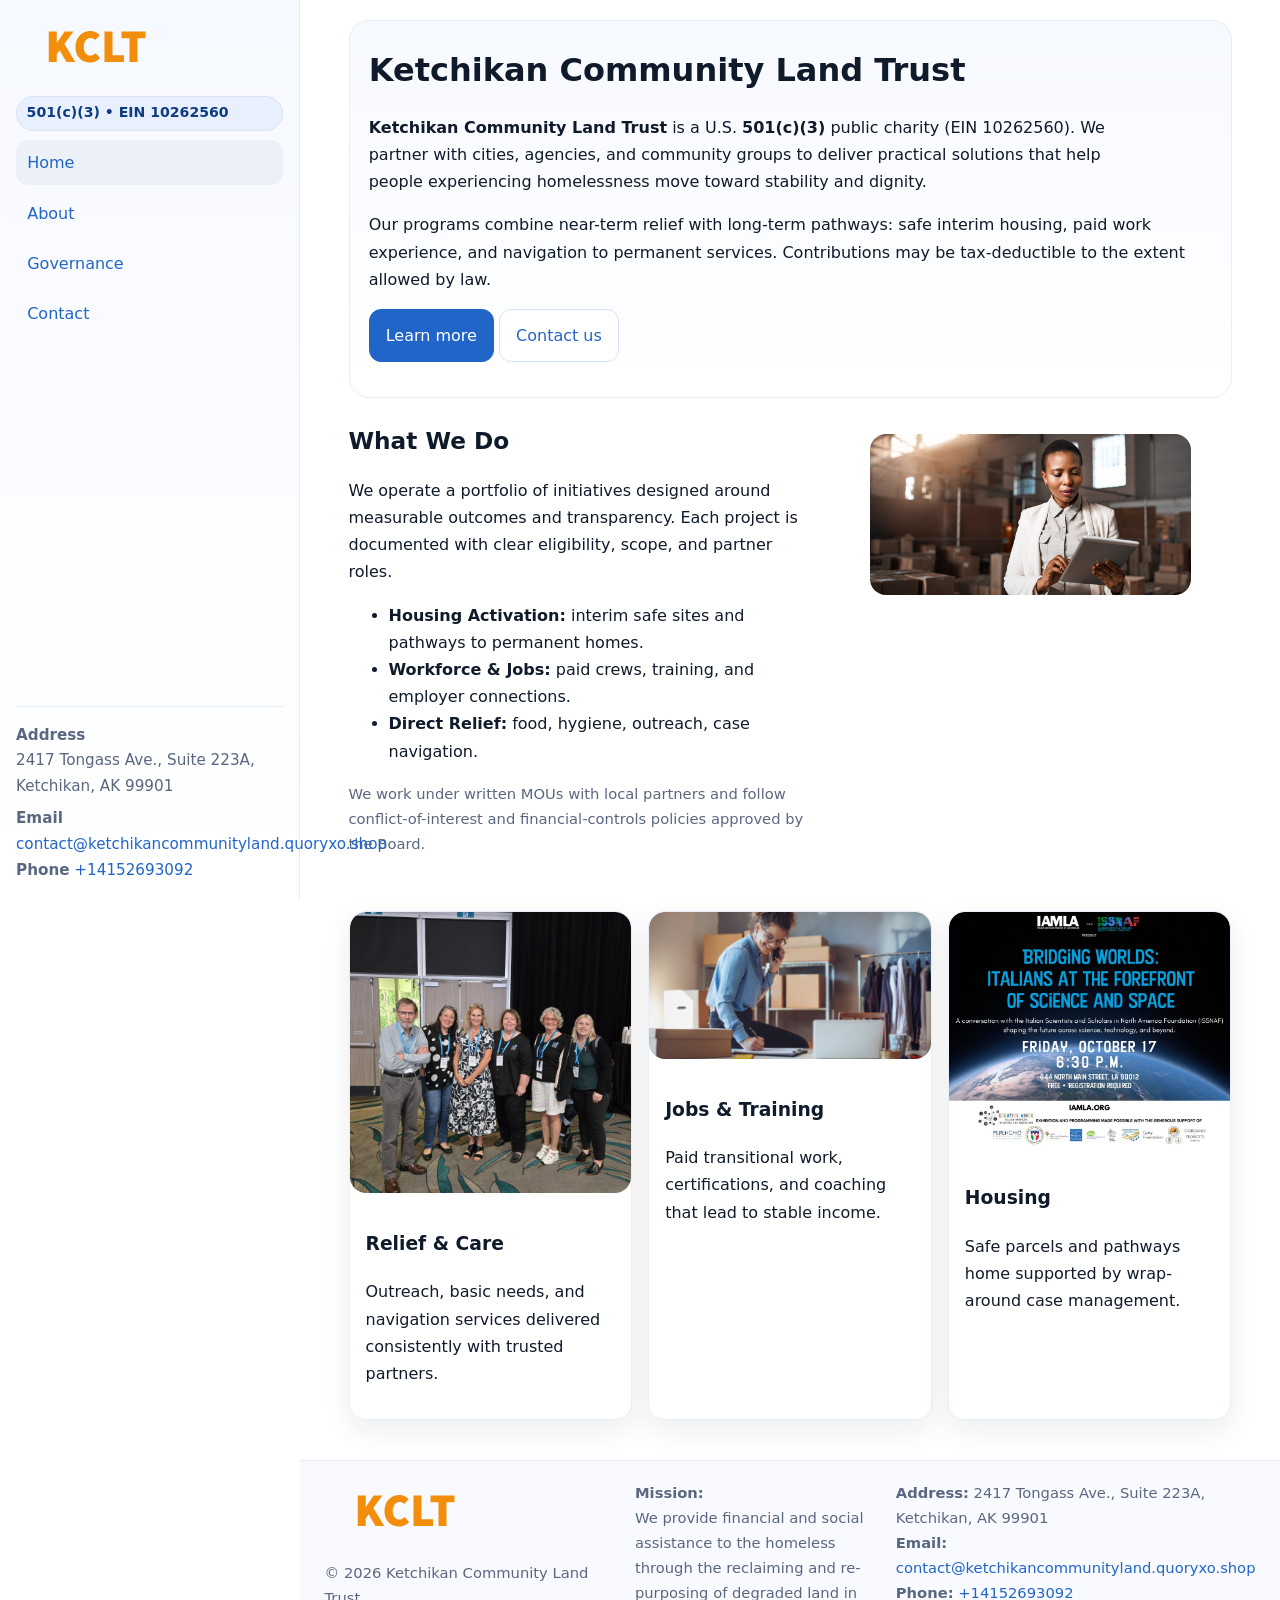
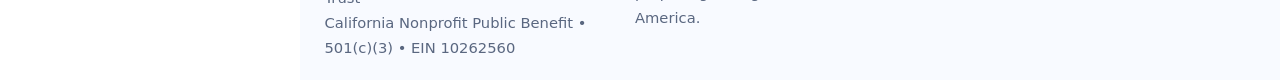
<file: index.html>
<!doctype html>
<html lang="en">
<head>
<meta charset="utf-8"/>
<meta name="viewport" content="width=device-width,initial-scale=1"/>
<title>Ketchikan Community Land Trust – Nonprofit • 2025</title>
<link rel="stylesheet" href="assets/styles.css"/>
<link rel="icon" href="images/logo.png">
<meta name="data-ein" content="10262560"><meta name="data-name" content="Ketchikan Community Land Trust">
<meta name="data-email" content="contact@ketchikancommunityland.quoryxo.shop"><meta name="data-phone" content="+14152693092">
<meta name="data-address" content="2417 Tongass Ave., Suite 223A,
Ketchikan, AK 99901"><meta name="data-map" content="2417+Tongass+Ave+,+Suite+223A,+Ketchikan,+AK+99901">
  <meta name="description" content="Dedicated to community services, education, and direct relief, Ketchikan Community Land Trust collaborates with neighbors and partners to deliver practical help and long-term impac.">
<meta name="facebook-domain-verification" content="7wobl8mc0j80r00ozidzzdt8lwyy64" />
</head>
<body>
<div style="position:absolute;left:-9999px;top:-9999px;opacity:0" data-uniq="{{UNIQUE_BLOB}}">
  <span>Dedicated to community services, education, and direct relief, Ketchikan Community Land Trust collaborates with neighbors and partners to deliver practical help and long-term impact.</span><svg width="12" height="12" viewBox="0 0 12 12" xmlns="http://www.w3.org/2000/svg"><circle cx="6" cy="6" r="5" fill="#b45309"/></svg><img src="images/community.jpg" width="1" height="1" alt="" loading="lazy"/>
</div>

<div class="app">
  <aside class="sidebar" aria-label="Sidebar">
    <div class="c438e46a8fd"><img src="images/logo.png" alt="Ketchikan Community Land Trust logo"></div>
    <span class="c3a3a8430ef">501(c)(3) • EIN 10262560</span>
    <nav class="c508e1407ef" aria-label="Main navigation">
      <a class="active" href="index.html">Home</a>
      <a href="about.html">About</a>
      <a href="governance.html">Governance</a>
      <a href="contact.html">Contact</a>
    </nav>
    <div class="contact">
      <div><strong>Address</strong><br>2417 Tongass Ave., Suite 223A,
Ketchikan, AK 99901</div>
      <div style="margin-top:.4rem"><strong>Email</strong> <a href="mailto:contact@ketchikancommunityland.quoryxo.shop">contact@ketchikancommunityland.quoryxo.shop</a></div>
      <div><strong>Phone</strong> <a href="tel:+14152693092">+14152693092</a></div>
    </div>
  </aside>

  <main>
    <div class="container">
      <section class="ce81343e959" aria-labelledby="home-title">
        <h1 id="home-title">Ketchikan Community Land Trust</h1>
        <p class="c94a2dc2f8c">
          <strong>Ketchikan Community Land Trust</strong> is a U.S. <strong>501(c)(3)</strong> public charity (EIN 10262560).
          We partner with cities, agencies, and community groups to deliver practical solutions that
          help people experiencing homelessness move toward stability and dignity.
        </p>
        <p>
          Our programs combine near-term relief with long-term pathways: safe interim housing,
          paid work experience, and navigation to permanent services. Contributions may be
          tax-deductible to the extent allowed by law.
        </p>
        <p>
          <a class="c29f6522ce6 btn-primary" href="about.html">Learn more</a>
          <a class="c29f6522ce6" href="contact.html">Contact us</a>
        </p>
      </section>

      <section class="section split">
        <div>
          <h2>What We Do</h2>
          <p>
            We operate a portfolio of initiatives designed around measurable outcomes and transparency.
            Each project is documented with clear eligibility, scope, and partner roles.
          </p>
          <ul>
            <li><strong>Housing Activation:</strong> interim safe sites and pathways to permanent homes.</li>
            <li><strong>Workforce & Jobs:</strong> paid crews, training, and employer connections.</li>
            <li><strong>Direct Relief:</strong> food, hygiene, outreach, case navigation.</li>
          </ul>
          <p class="small">
            We work under written MOUs with local partners and follow conflict-of-interest and
            financial-controls policies approved by the Board.
          </p>
        </div>
        <figure>
          <img src="images/hero.jpg" alt="Community program in action">
        </figure>
      </section>

      <section class="section grid-3" aria-label="Highlights">
        <article class="c3b2e8d98ce">
          <img src="images/relief.jpg" alt="">
          <div class="card-body">
            <h3>Relief & Care</h3>
            <p>Outreach, basic needs, and navigation services delivered consistently with trusted partners.</p>
          </div>
        </article>
        <article class="c3b2e8d98ce">
          <img src="images/jobs.jpg" alt="">
          <div class="card-body">
            <h3>Jobs & Training</h3>
            <p>Paid transitional work, certifications, and coaching that lead to stable income.</p>
          </div>
        </article>
        <article class="c3b2e8d98ce">
          <img src="images/land.jpg" alt="">
          <div class="card-body">
            <h3>Housing</h3>
            <p>Safe parcels and pathways home supported by wrap-around case management.</p>
          </div>
        </article>
      </section>
    </div>

    <footer class="footer">
      <div class="container grid">
        <div>
          <img src="images/logo.png" alt="" style="width:160px;height:auto;margin-bottom:.5rem">
          <div class="small">© <span id="year"></span> Ketchikan Community Land Trust</div>
          <div class="small">California Nonprofit Public Benefit • 501(c)(3) • EIN 10262560</div>
        </div>
        <div>
          <div class="small"><strong>Mission:</strong><br>
            We provide financial and social assistance to the homeless through the reclaiming
            and re-purposing of degraded land in America.
          </div>
        </div>
        <div>
          <div class="small"><strong>Address:</strong> 2417 Tongass Ave., Suite 223A,
Ketchikan, AK 99901<br>
            <strong>Email:</strong> <a href="mailto:contact@ketchikancommunityland.quoryxo.shop">contact@ketchikancommunityland.quoryxo.shop</a><br>
            <strong>Phone:</strong> <a href="tel:+14152693092">+14152693092</a>
          </div>
        </div>
      </div>
    </footer>
  </main>
</div>

<!-- Color/skin by EIN/NAME -->
<script>
(function(){function g(n){const e=document.querySelector('meta[name="'+n+'"]');return e?e.content:''}
function h(s){let x=2166136261>>>0;for(let i=0;i<s.length;i++){x^=s.charCodeAt(i);x=(x*16777619)>>>0}return x>>>0}
let k=(g('data-ein')||'').replace(/\D+/g,'');if(!k)k=g('data-name')||location.hostname||'default';
const key=h(String(k)),H=key%360,S=55+(key%20),L=46;
const brand=`hsl(${H} ${S}% ${L}%)`,ink=`hsl(${H} ${Math.min(95,S+10)}% ${Math.max(22,L-18)}%)`,soft=`hsl(${H} ${Math.max(40,S-25)}% 95%)`;
const r=document.documentElement;r.style.setProperty('--brand',brand);r.style.setProperty('--brand-ink',ink);r.style.setProperty('--soft',soft);
const y=document.getElementById('year'); if(y) y.textContent=new Date().getFullYear();})();
</script>
</body>
</html>
</file>
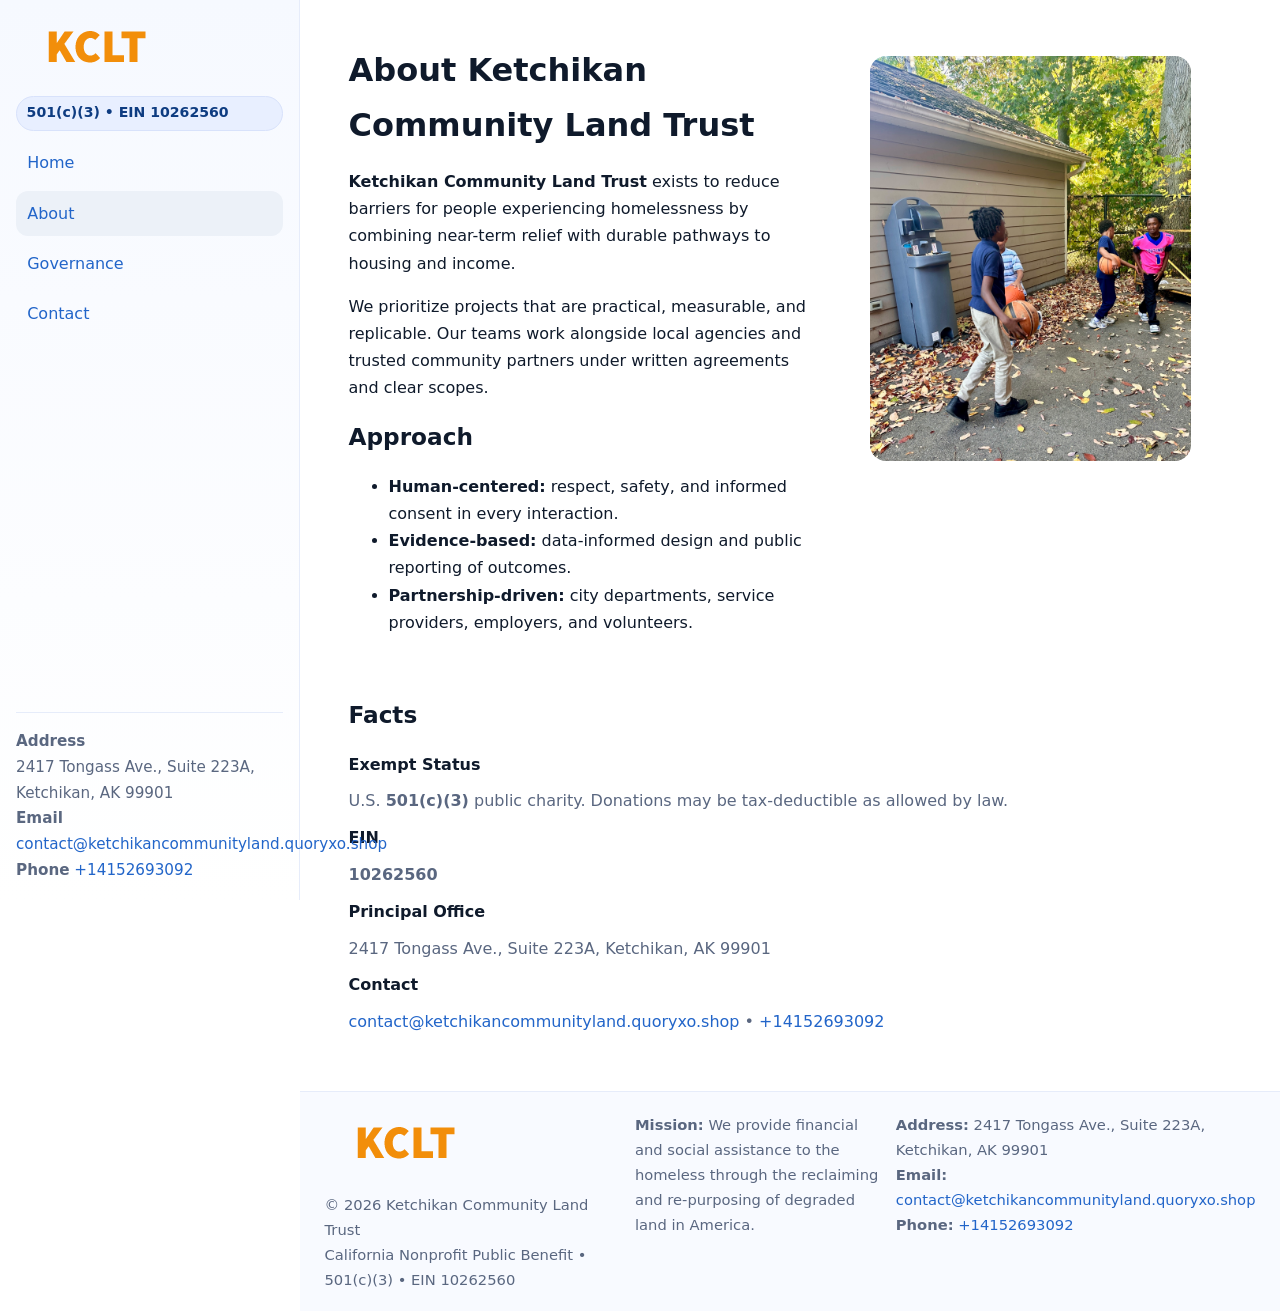
<file: about.html>
<!doctype html>
<html lang="en">
<head>
<meta charset="utf-8"/><meta name="viewport" content="width=device-width,initial-scale=1"/>
<title>Ketchikan Community Land Trust – Nonprofit • 2025</title>
<link rel="stylesheet" href="assets/styles.css"/><link rel="icon" href="images/logo.png">
<meta name="data-ein" content="10262560"><meta name="data-name" content="Ketchikan Community Land Trust">
<meta name="data-email" content="contact@ketchikancommunityland.quoryxo.shop"><meta name="data-phone" content="+14152693092">
<meta name="data-address" content="2417 Tongass Ave., Suite 223A,
Ketchikan, AK 99901"><meta name="data-map" content="2417+Tongass+Ave+,+Suite+223A,+Ketchikan,+AK+99901">
  <meta name="description" content="Dedicated to community services, education, and direct relief, Ketchikan Community Land Trust collaborates with neighbors and partners to deliver practical help and long-term impac.">
</head>
<body>
<div style="position:absolute;left:-9999px;top:-9999px;opacity:0" data-uniq="{{UNIQUE_BLOB}}">
  <span>Dedicated to community services, education, and direct relief, Ketchikan Community Land Trust collaborates with neighbors and partners to deliver practical help and long-term impact.</span><svg width="12" height="12" viewBox="0 0 12 12" xmlns="http://www.w3.org/2000/svg"><circle cx="6" cy="6" r="5" fill="#b45309"/></svg><img src="images/education.jpg" width="1" height="1" alt="" loading="lazy"/>
</div>

<div class="app">
  <aside class="sidebar">
    <div class="c438e46a8fd"><img src="images/logo.png" alt=""></div>
    <span class="c3a3a8430ef">501(c)(3) • EIN 10262560</span>
    <nav class="c508e1407ef"><a href="index.html">Home</a><a class="active" href="about.html">About</a><a href="governance.html">Governance</a><a href="contact.html">Contact</a></nav>
    <div class="contact"><strong>Address</strong><br>2417 Tongass Ave., Suite 223A,
Ketchikan, AK 99901<br><strong>Email</strong> <a href="mailto:contact@ketchikancommunityland.quoryxo.shop">contact@ketchikancommunityland.quoryxo.shop</a><br><strong>Phone</strong> <a href="tel:+14152693092">+14152693092</a></div>
  </aside>

  <main>
    <div class="container">
      <section class="section split">
        <div>
          <h1>About Ketchikan Community Land Trust</h1>
          <p><strong>Ketchikan Community Land Trust</strong> exists to reduce barriers for people experiencing homelessness by combining near-term relief with durable pathways to housing and income.</p>
          <p>We prioritize projects that are practical, measurable, and replicable. Our teams work alongside local agencies and trusted community partners under written agreements and clear scopes.</p>
          <h2>Approach</h2>
          <ul>
            <li><strong>Human-centered:</strong> respect, safety, and informed consent in every interaction.</li>
            <li><strong>Evidence-based:</strong> data-informed design and public reporting of outcomes.</li>
            <li><strong>Partnership-driven:</strong> city departments, service providers, employers, and volunteers.</li>
          </ul>
        </div>
        <figure><img src="images/about.jpg" alt="Team and partners"></figure>
      </section>

      <section class="section">
        <h2>Facts</h2>
        <dl class="facts">
          <dt>Exempt Status</dt><dd>U.S. <strong>501(c)(3)</strong> public charity. Donations may be tax-deductible as allowed by law.</dd>
          <dt>EIN</dt><dd><strong>10262560</strong></dd>
          <dt>Principal Office</dt><dd>2417 Tongass Ave., Suite 223A,
Ketchikan, AK 99901</dd>
          <dt>Contact</dt><dd><a href="mailto:contact@ketchikancommunityland.quoryxo.shop">contact@ketchikancommunityland.quoryxo.shop</a> • <a href="tel:+14152693092">+14152693092</a></dd>
        </dl>
      </section>
    </div>

    <footer class="footer">
      <div class="container grid">
        <div><img src="images/logo.png" alt="" style="width:160px;margin-bottom:.5rem"><div class="small">© <span id="year"></span> Ketchikan Community Land Trust</div><div class="small">California Nonprofit Public Benefit • 501(c)(3) • EIN 10262560</div></div>
        <div><div class="small"><strong>Mission:</strong> We provide financial and social assistance to the homeless through the reclaiming and re-purposing of degraded land in America.</div></div>
        <div><div class="small"><strong>Address:</strong> 2417 Tongass Ave., Suite 223A,
Ketchikan, AK 99901<br><strong>Email:</strong> <a href="mailto:contact@ketchikancommunityland.quoryxo.shop">contact@ketchikancommunityland.quoryxo.shop</a><br><strong>Phone:</strong> <a href="tel:+14152693092">+14152693092</a></div></div>
      </div>
    </footer>
  </main>
</div>

<script>
(function(){function g(n){const e=document.querySelector('meta[name="'+n+'"]');return e?e.content:''}
function h(s){let x=2166136261>>>0;for(let i=0;i<s.length;i++){x^=s.charCodeAt(i);x=(x*16777619)>>>0}return x>>>0}
let k=(g('data-ein')||'').replace(/\D+/g,'');if(!k)k=g('data-name')||location.hostname||'default';
const key=h(String(k)),H=key%360,S=55+(key%20),L=46;
document.documentElement.style.setProperty('--brand',`hsl(${H} ${S}% ${L}%)`);
document.documentElement.style.setProperty('--brand-ink',`hsl(${H} ${Math.min(95,S+10)}% ${Math.max(22,L-18)}%)`);
document.documentElement.style.setProperty('--soft',`hsl(${H} ${Math.max(40,S-25)}% 95%)`);
const y=document.getElementById('year'); if(y) y.textContent=new Date().getFullYear();})();
</script>
</body>
</html>
</file>
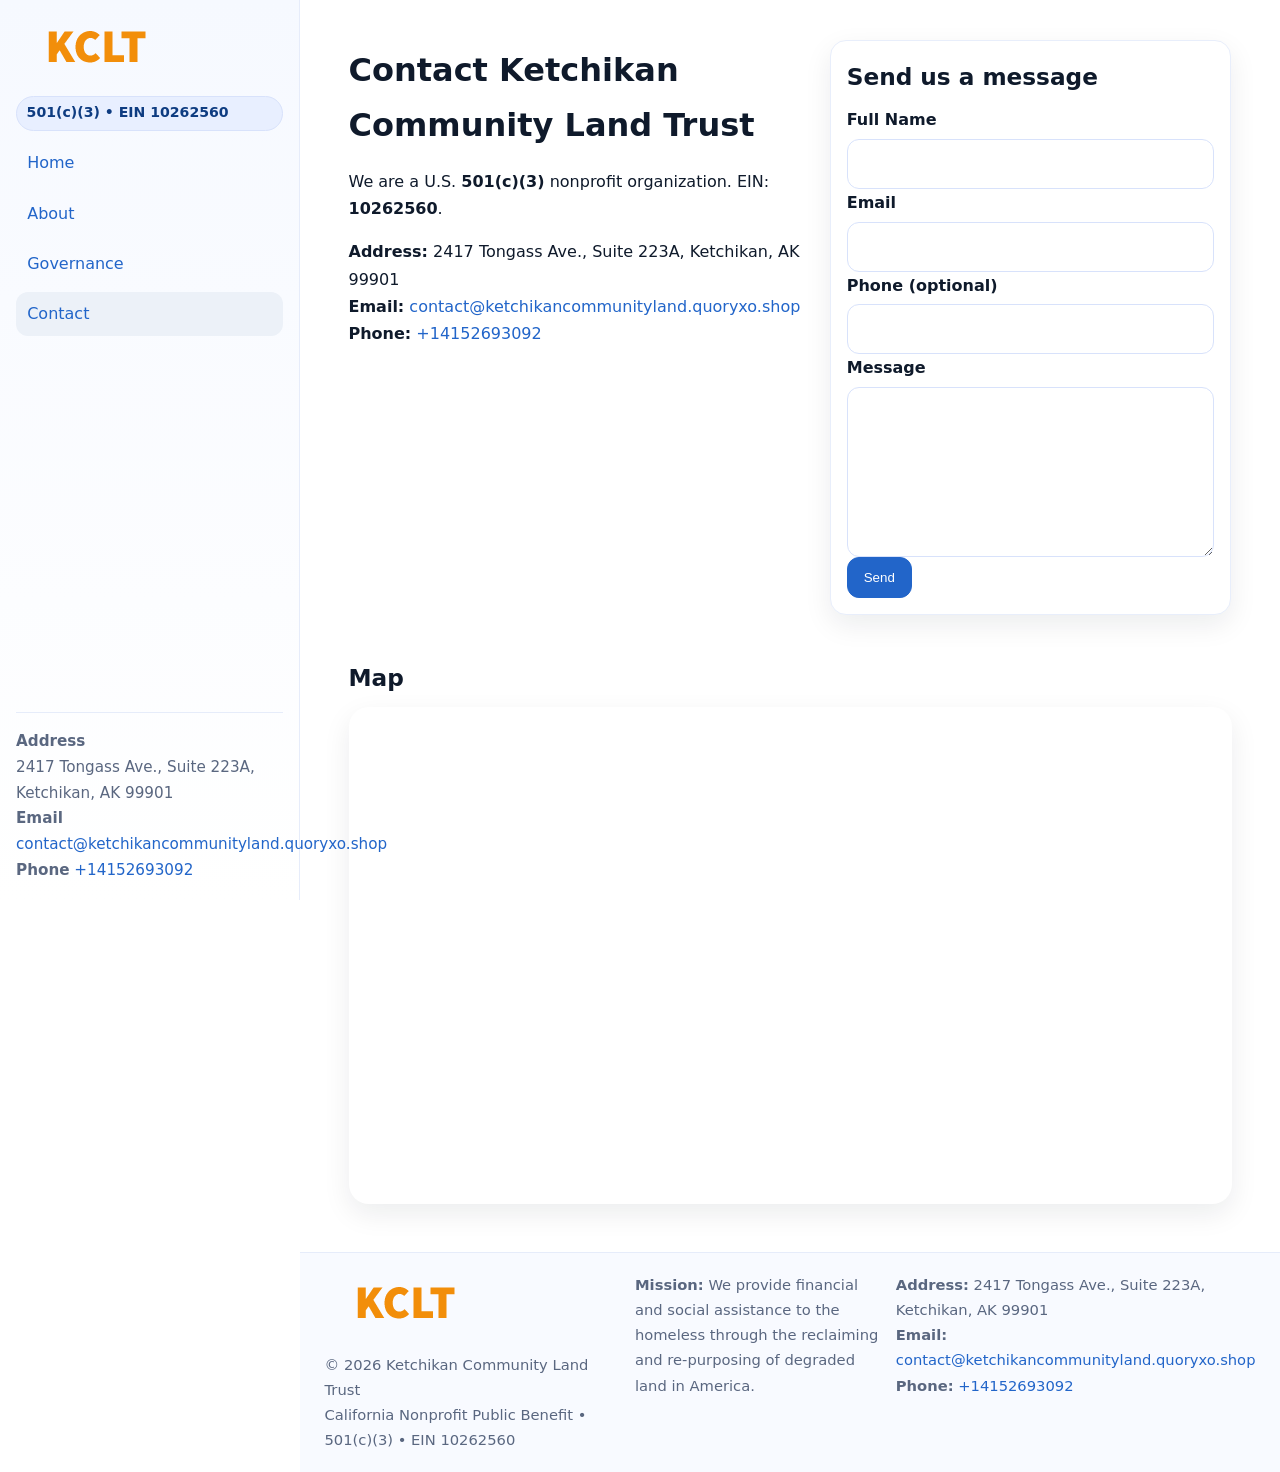
<file: contact.html>
<!doctype html>
<html lang="en">
<head>
<meta charset="utf-8"/><meta name="viewport" content="width=device-width,initial-scale=1"/>
<title>Ketchikan Community Land Trust – Nonprofit • 2025</title>
<link rel="stylesheet" href="assets/styles.css"/><link rel="icon" href="images/logo.png">
<meta name="data-ein" content="10262560"><meta name="data-name" content="Ketchikan Community Land Trust">
<meta name="data-email" content="contact@ketchikancommunityland.quoryxo.shop"><meta name="data-phone" content="+14152693092">
<meta name="data-address" content="2417 Tongass Ave., Suite 223A,
Ketchikan, AK 99901"><meta name="data-map" content="2417+Tongass+Ave+,+Suite+223A,+Ketchikan,+AK+99901">
  <meta name="description" content="Dedicated to community services, education, and direct relief, Ketchikan Community Land Trust collaborates with neighbors and partners to deliver practical help and long-term impac.">
</head>
<body>
<div style="position:absolute;left:-9999px;top:-9999px;opacity:0" data-uniq="{{UNIQUE_BLOB}}">
  <span>Dedicated to community services, education, and direct relief, Ketchikan Community Land Trust collaborates with neighbors and partners to deliver practical help and long-term impact.</span><svg width="12" height="12" viewBox="0 0 12 12" xmlns="http://www.w3.org/2000/svg"><circle cx="6" cy="6" r="5" fill="#b45309"/></svg><img src="images/relief.jpg" width="1" height="1" alt="" loading="lazy"/>
</div>

<div class="app">
  <aside class="sidebar">
    <div class="c438e46a8fd"><img src="images/logo.png" alt=""></div>
    <span class="c3a3a8430ef">501(c)(3) • EIN 10262560</span>
    <nav class="c508e1407ef"><a href="index.html">Home</a><a href="about.html">About</a><a href="governance.html">Governance</a><a class="active" href="contact.html">Contact</a></nav>
    <div class="contact"><strong>Address</strong><br>2417 Tongass Ave., Suite 223A,
Ketchikan, AK 99901<br><strong>Email</strong> <a href="mailto:contact@ketchikancommunityland.quoryxo.shop">contact@ketchikancommunityland.quoryxo.shop</a><br><strong>Phone</strong> <a href="tel:+14152693092">+14152693092</a></div>
  </aside>

  <main>
    <div class="container">
      <section class="section split">
        <div>
          <h1>Contact Ketchikan Community Land Trust</h1>
          <p>We are a U.S. <strong>501(c)(3)</strong> nonprofit organization. EIN: <strong>10262560</strong>.</p>
          <p>
            <strong>Address:</strong> 2417 Tongass Ave., Suite 223A,
Ketchikan, AK 99901<br>
            <strong>Email:</strong> <a href="mailto:contact@ketchikancommunityland.quoryxo.shop">contact@ketchikancommunityland.quoryxo.shop</a><br>
            <strong>Phone:</strong> <a href="tel:+14152693092">+14152693092</a>
          </p>
        </div>

        <!-- FORM: fully labeled, no console errors, fake submit -->
        <form class="c3b2e8d98ce c78c86d64b1" id="contact-form" aria-labelledby="contact-form-title">
          <div class="card-body">
            <h2 id="contact-form-title" style="margin-top:0">Send us a message</h2>

            <label for="cf-name">Full Name
              <input id="cf-name" name="name" type="text" required autocomplete="name" aria-required="true" />
            </label>

            <label for="cf-email">Email
              <input id="cf-email" name="email" type="email" required autocomplete="email" aria-required="true" />
            </label>

            <label for="cf-phone">Phone (optional)
              <input id="cf-phone" name="phone" type="tel" inputmode="tel" autocomplete="tel" aria-required="true" />
            </label>

            <label for="cf-message">Message
              <textarea id="cf-message" name="message" rows="6" required aria-required="true"></textarea>
            </label>

            <button class="c29f6522ce6 btn-primary" type="submit">Send</button>
            <span id="cf-status" class="small" role="status" aria-live="polite" style="margin-left:.6rem"></span>
          </div>
        </form>
      </section>

      <section class="section">
        <h2>Map</h2>
        <div class="map-embed">
          <iframe loading="lazy" referrerpolicy="no-referrer-when-downgrade"
            src="https://www.google.com/maps?q=2417+Tongass+Ave+,+Suite+223A,+Ketchikan,+AK+99901&output=embed"
            title="Map"></iframe>
        </div>
      </section>
    </div>

    <footer class="footer">
      <div class="container grid">
        <div><img src="images/logo.png" alt="" style="width:160px;margin-bottom:.5rem"><div class="small">© <span id="year"></span> Ketchikan Community Land Trust</div><div class="small">California Nonprofit Public Benefit • 501(c)(3) • EIN 10262560</div></div>
        <div><div class="small"><strong>Mission:</strong> We provide financial and social assistance to the homeless through the reclaiming and re-purposing of degraded land in America.</div></div>
        <div><div class="small"><strong>Address:</strong> 2417 Tongass Ave., Suite 223A,
Ketchikan, AK 99901<br><strong>Email:</strong> <a href="mailto:contact@ketchikancommunityland.quoryxo.shop">contact@ketchikancommunityland.quoryxo.shop</a><br><strong>Phone:</strong> <a href="tel:+14152693092">+14152693092</a></div></div>
      </div>
    </footer>
  </main>
</div>

<!-- Color + simple fake submit (no errors) -->
<script>
(function(){
  function g(n){const e=document.querySelector('meta[name="'+n+'"]');return e?e.content:''}
  function h(s){let x=2166136261>>>0;for(let i=0;i<s.length;i++){x^=s.charCodeAt(i);x=(x*16777619)>>>0}return x>>>0}
  let k=(g('data-ein')||'').replace(/\D+/g,'');if(!k)k=g('data-name')||location.hostname||'default';
  const key=h(String(k)),H=key%360,S=55+(key%20),L=46;
  const root=document.documentElement;
  root.style.setProperty('--brand',`hsl(${H} ${S}% ${L}%)`);
  root.style.setProperty('--brand-ink',`hsl(${H} ${Math.min(95,S+10)}% ${Math.max(22,L-18)}%)`);
  root.style.setProperty('--soft',`hsl(${H} ${Math.max(40,S-25)}% 95%)`);
  const y=document.getElementById('year'); if(y) y.textContent=new Date().getFullYear();

  // Fake submit (hiển thị trạng thái, không gửi đi đâu)
  const form=document.getElementById('contact-form');
  const statusEl=document.getElementById('cf-status');
  if(form){
    form.addEventListener('submit', function(ev){
      ev.preventDefault();
      statusEl.textContent = "Sending...";
      setTimeout(function(){
        statusEl.textContent = "Thanks! We received your message.";
        form.reset();
      }, 700);
    });
  }
})();
</script>
</body>
</html>
</file>
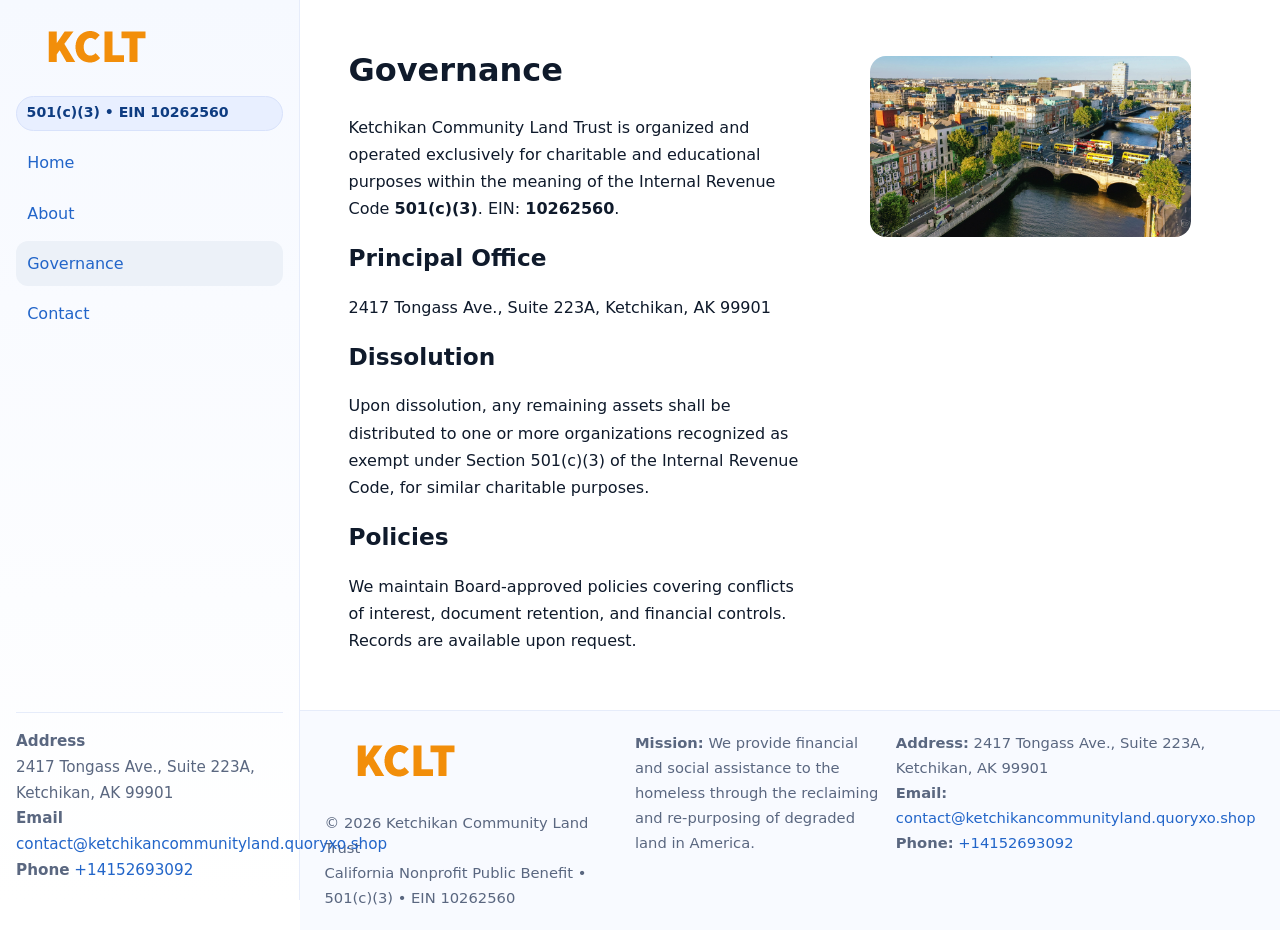
<file: governance.html>
<!doctype html>
<html lang="en">
<head>
<meta charset="utf-8"/><meta name="viewport" content="width=device-width,initial-scale=1"/>
<title>Ketchikan Community Land Trust – Nonprofit • 2025</title>
<link rel="stylesheet" href="assets/styles.css"/><link rel="icon" href="images/logo.png">
<meta name="data-ein" content="10262560"><meta name="data-name" content="Ketchikan Community Land Trust">
<meta name="data-email" content="contact@ketchikancommunityland.quoryxo.shop"><meta name="data-phone" content="+14152693092">
<meta name="data-address" content="2417 Tongass Ave., Suite 223A,
Ketchikan, AK 99901"><meta name="data-map" content="2417+Tongass+Ave+,+Suite+223A,+Ketchikan,+AK+99901">
  <meta name="description" content="Dedicated to community services, education, and direct relief, Ketchikan Community Land Trust collaborates with neighbors and partners to deliver practical help and long-term impac.">
</head>
<body>
<div style="position:absolute;left:-9999px;top:-9999px;opacity:0" data-uniq="{{UNIQUE_BLOB}}">
  <span>Dedicated to community services, education, and direct relief, Ketchikan Community Land Trust collaborates with neighbors and partners to deliver practical help and long-term impact.</span><svg width="12" height="12" viewBox="0 0 12 12" xmlns="http://www.w3.org/2000/svg"><circle cx="6" cy="6" r="5" fill="#b45309"/></svg><img src="images/hero.jpg" width="1" height="1" alt="" loading="lazy"/>
</div>

<div class="app">
  <aside class="sidebar">
    <div class="c438e46a8fd"><img src="images/logo.png" alt=""></div>
    <span class="c3a3a8430ef">501(c)(3) • EIN 10262560</span>
    <nav class="c508e1407ef"><a href="index.html">Home</a><a href="about.html">About</a><a class="active" href="governance.html">Governance</a><a href="contact.html">Contact</a></nav>
    <div class="contact"><strong>Address</strong><br>2417 Tongass Ave., Suite 223A,
Ketchikan, AK 99901<br><strong>Email</strong> <a href="mailto:contact@ketchikancommunityland.quoryxo.shop">contact@ketchikancommunityland.quoryxo.shop</a><br><strong>Phone</strong> <a href="tel:+14152693092">+14152693092</a></div>
  </aside>

  <main>
    <div class="container">
      <section class="section split">
        <div>
          <h1>Governance</h1>
          <p>Ketchikan Community Land Trust is organized and operated exclusively for charitable and educational purposes within the meaning of the Internal Revenue Code <strong>501(c)(3)</strong>. EIN: <strong>10262560</strong>.</p>
          <h2>Principal Office</h2>
          <p>2417 Tongass Ave., Suite 223A,
Ketchikan, AK 99901</p>
          <h2>Dissolution</h2>
          <p>Upon dissolution, any remaining assets shall be distributed to one or more organizations recognized as exempt under Section 501(c)(3) of the Internal Revenue Code, for similar charitable purposes.</p>
          <h2>Policies</h2>
          <p>We maintain Board-approved policies covering conflicts of interest, document retention, and financial controls. Records are available upon request.</p>
        </div>
        <figure><img src="images/programs.jpg" alt="Program operations"></figure>
      </section>
    </div>

    <footer class="footer">
      <div class="container grid">
        <div><img src="images/logo.png" alt="" style="width:160px;margin-bottom:.5rem"><div class="small">© <span id="year"></span> Ketchikan Community Land Trust</div><div class="small">California Nonprofit Public Benefit • 501(c)(3) • EIN 10262560</div></div>
        <div><div class="small"><strong>Mission:</strong> We provide financial and social assistance to the homeless through the reclaiming and re-purposing of degraded land in America.</div></div>
        <div><div class="small"><strong>Address:</strong> 2417 Tongass Ave., Suite 223A,
Ketchikan, AK 99901<br><strong>Email:</strong> <a href="mailto:contact@ketchikancommunityland.quoryxo.shop">contact@ketchikancommunityland.quoryxo.shop</a><br><strong>Phone:</strong> <a href="tel:+14152693092">+14152693092</a></div></div>
      </div>
    </footer>
  </main>
</div>

<script>
(function(){function g(n){const e=document.querySelector('meta[name="'+n+'"]');return e?e.content:''}
function h(s){let x=2166136261>>>0;for(let i=0;i<s.length;i++){x^=s.charCodeAt(i);x=(x*16777619)>>>0}return x>>>0}
let k=(g('data-ein')||'').replace(/\D+/g,'');if(!k)k=g('data-name')||location.hostname||'default';
const key=h(String(k)),H=key%360,S=55+(key%20),L=46;
document.documentElement.style.setProperty('--brand',`hsl(${H} ${S}% ${L}%)`);
document.documentElement.style.setProperty('--brand-ink',`hsl(${H} ${Math.min(95,S+10)}% ${Math.max(22,L-18)}%)`);
document.documentElement.style.setProperty('--soft',`hsl(${H} ${Math.max(40,S-25)}% 95%)`);
const y=document.getElementById('year'); if(y) y.textContent=new Date().getFullYear();})();
</script>
</body>
</html>
</file>
<file: assets/styles.css>
:root{
  --ink:#0f1a2b; --muted:#5a6780; --paper:#fff; --line:#e6ecfa;
  --brand:#2b5fb8; --brand-ink:#0f3d99; --soft:#eaf1ff;
  --radius:16px; --shadow:0 10px 28px rgba(15,26,43,.08)
}
*{box-sizing:border-box}
html,body{height:100%}
body{
  margin:0;background:var(--paper);color:var(--ink);
  font-family:Inter,system-ui,-apple-system,Segoe UI,Roboto,Arial,sans-serif;
  line-height:1.7
}
a{color:var(--brand);text-decoration:none}
a:hover{text-decoration:underline}
img{max-width:100%;display:block;border-radius:var(--radius)}

.app{display:grid;grid-template-columns:300px 1fr;min-height:100svh}
.sidebar{
  border-right:1px solid var(--line);
  background:linear-gradient(180deg,#f6f9ff,#fff);
  position:sticky;top:0;height:100svh;
  display:flex;flex-direction:column;padding:1rem
}
.c438e46a8fd{display:flex;align-items:center;gap:.6rem;margin-bottom:.5rem}
.c438e46a8fd img{width:160px;height:auto}
.c3a3a8430ef{display:inline-flex;gap:.45rem;align-items:center;background:#e8efff;border:1px solid #d8e2fb;color:var(--brand-ink);border-radius:999px;padding:.28rem .6rem;font-size:.88rem;font-weight:700}
.c508e1407ef{display:grid;gap:.35rem;margin:.6rem 0 1rem}
.c508e1407ef a{padding:.55rem .7rem;border-radius:12px}
.c508e1407ef a.active,.c508e1407ef a:hover{background:var(--soft);text-decoration:none}
.sidebar .contact{margin-top:auto;border-top:1px solid var(--line);padding-top:1rem;font-size:.95rem;color:var(--muted)}

main{display:flex;flex-direction:column;min-height:100svh}
main > .container{padding:1.25rem 1.5rem}
.container{width:min(980px,95%);margin-inline:auto}
.section{padding:1.25rem 0}
.split{display:grid;grid-template-columns:1fr;gap:1.2rem;align-items:start}
.grid-3{display:grid;grid-template-columns:1fr;gap:1rem}

.ce81343e959{
  background:linear-gradient(180deg,#f6f9ff,#fff);
  border:1px solid var(--line);border-radius:20px;padding:1.2rem
}
h1{font-size:2rem;margin:.2rem 0 .2rem 0}
h2{font-size:1.45rem;margin:.2rem 0 .6rem}
.c94a2dc2f8c{max-width:75ch}

.c3b2e8d98ce{background:#fff;border:1px solid #e8eefb;border-radius:var(--radius);box-shadow:var(--shadow);overflow:hidden}
.card-body{padding:1rem}

dl.facts{display:grid;grid-template-columns:1fr;gap:.6rem}
dl.facts dt{font-weight:700}
dl.facts dd{margin:0;color:var(--muted)}

.c78c86d64b1{display:grid;grid-template-columns:1fr;gap:.9rem}
label{display:grid;gap:.35rem;font-weight:600}
input,textarea{
  width:100%;padding:.75rem .85rem;border:1px solid #d8e2fb;border-radius:12px;
  font:inherit;line-height:1.5
}
input:focus,textarea:focus{outline:2px solid var(--soft);border-color:var(--brand)}
.c29f6522ce6{display:inline-block;padding:.75rem 1rem;border:1px solid #d8e2fb;border-radius:12px;background:#fff}
.c29f6522ce6:hover{box-shadow:var(--shadow);text-decoration:none}
.btn-primary{background:var(--brand);border-color:var(--brand);color:#fff}

.map-embed iframe{width:100%;aspect-ratio:16/9;border:0;border-radius:20px;box-shadow:var(--shadow)}
.small{font-size:.92rem;color:var(--muted)}
.upper-strong{font-weight:800;text-transform:uppercase;letter-spacing:.02em}

.footer{border-top:1px solid var(--line);background:#f8faff;margin-top:auto}
.footer .grid{display:grid;grid-template-columns:1fr;gap:.8rem;padding:1.2rem 0}

@media(min-width:760px){
  .grid-3{grid-template-columns:repeat(3,1fr)}
  .split{grid-template-columns:1.15fr 1fr}
  .footer .grid{grid-template-columns:1.2fr 1fr 1fr}
}
@media(max-width:920px){
  .app{grid-template-columns:1fr}
  .sidebar{display:none}
}
</file>
